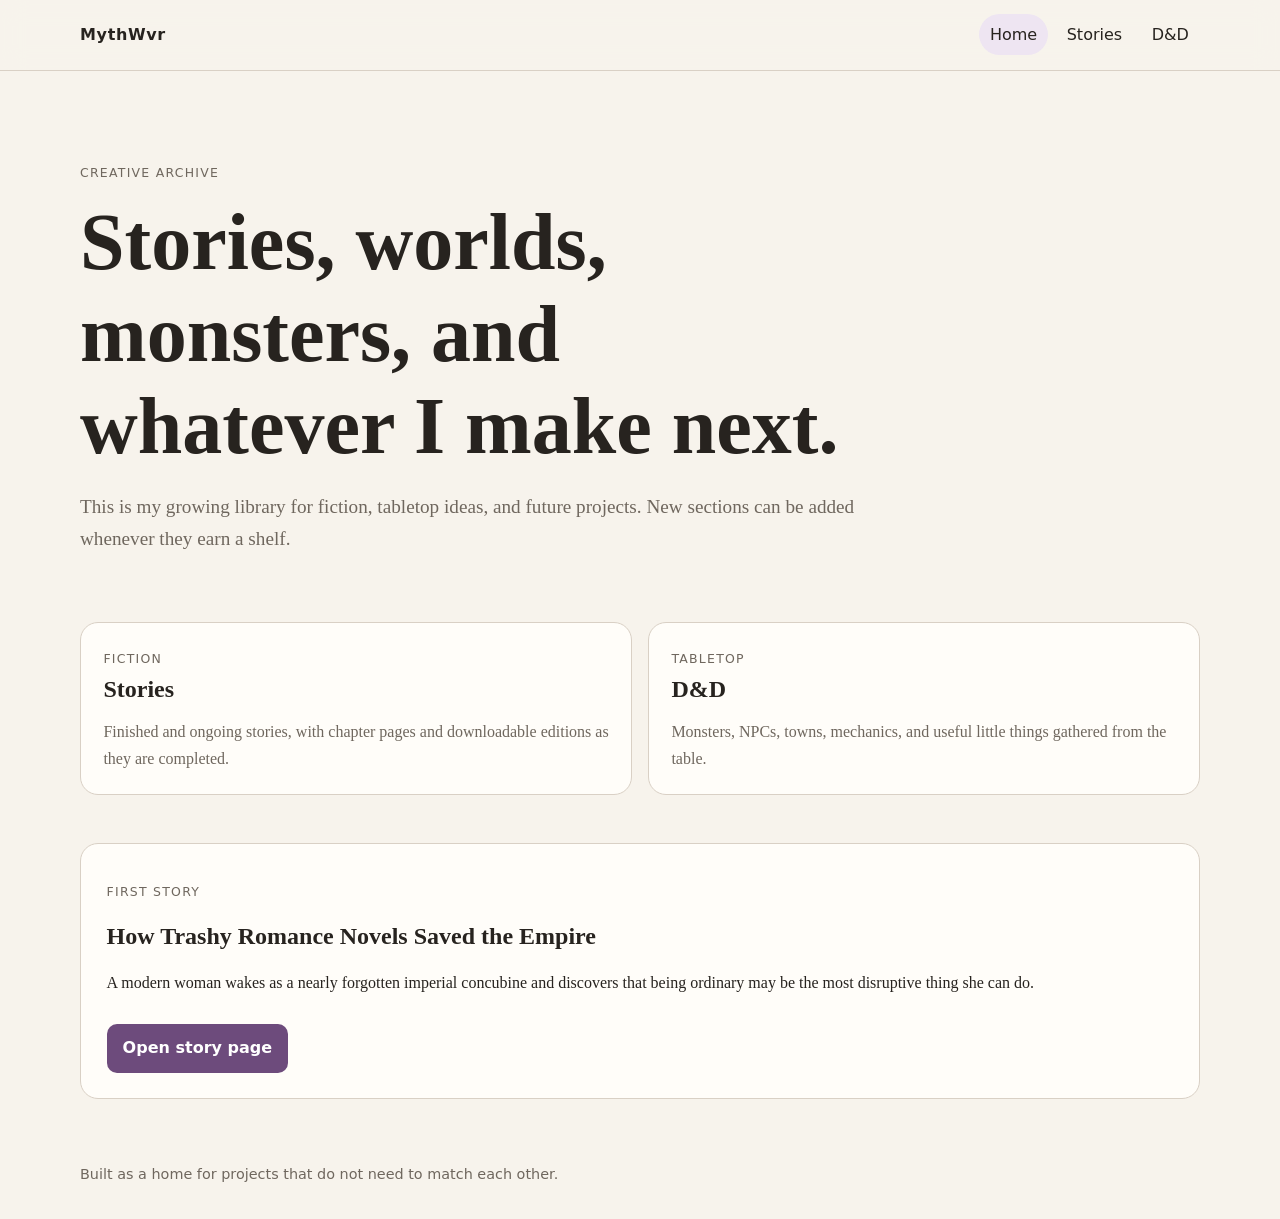
<file: index.html>
<!doctype html>
<html lang="en">
<head>
  <meta charset="utf-8">
  <meta name="viewport" content="width=device-width, initial-scale=1">
  <title>MythWvr</title>
  <meta name="description" content="A personal archive for stories, D&D creations, and whatever comes next.">
  <link rel="stylesheet" href="/assets/styles.css">
</head>
<body>
  <header class="site-header">
    <a class="brand" href="/">MythWvr</a>
    <nav aria-label="Primary navigation">
      <a class="active" href="/">Home</a>
      <a href="/stories/">Stories</a>
      <a href="/dnd/">D&amp;D</a>
    </nav>
  </header>

  <main>
    <section class="hero">
      <p class="eyebrow">Creative archive</p>
      <h1>Stories, worlds, monsters, and whatever I make next.</h1>
      <p class="lede">This is my growing library for fiction, tabletop ideas, and future projects. New sections can be added whenever they earn a shelf.</p>
    </section>

    <section class="card-grid" aria-label="Site sections">
      <a class="card" href="/stories/">
        <span class="card-kicker">Fiction</span>
        <h2>Stories</h2>
        <p>Finished and ongoing stories, with chapter pages and downloadable editions as they are completed.</p>
      </a>

      <a class="card" href="/dnd/">
        <span class="card-kicker">Tabletop</span>
        <h2>D&amp;D</h2>
        <p>Monsters, NPCs, towns, mechanics, and useful little things gathered from the table.</p>
      </a>
    </section>

    <section class="featured">
      <div>
        <p class="eyebrow">First story</p>
        <h2>How Trashy Romance Novels Saved the Empire</h2>
        <p>A modern woman wakes as a nearly forgotten imperial concubine and discovers that being ordinary may be the most disruptive thing she can do.</p>
      </div>
      <a class="button" href="/stories/trashy-romance/">Open story page</a>
    </section>
  </main>

  <footer>
    <p>Built as a home for projects that do not need to match each other.</p>
  </footer>
</body>
</html>
</file>
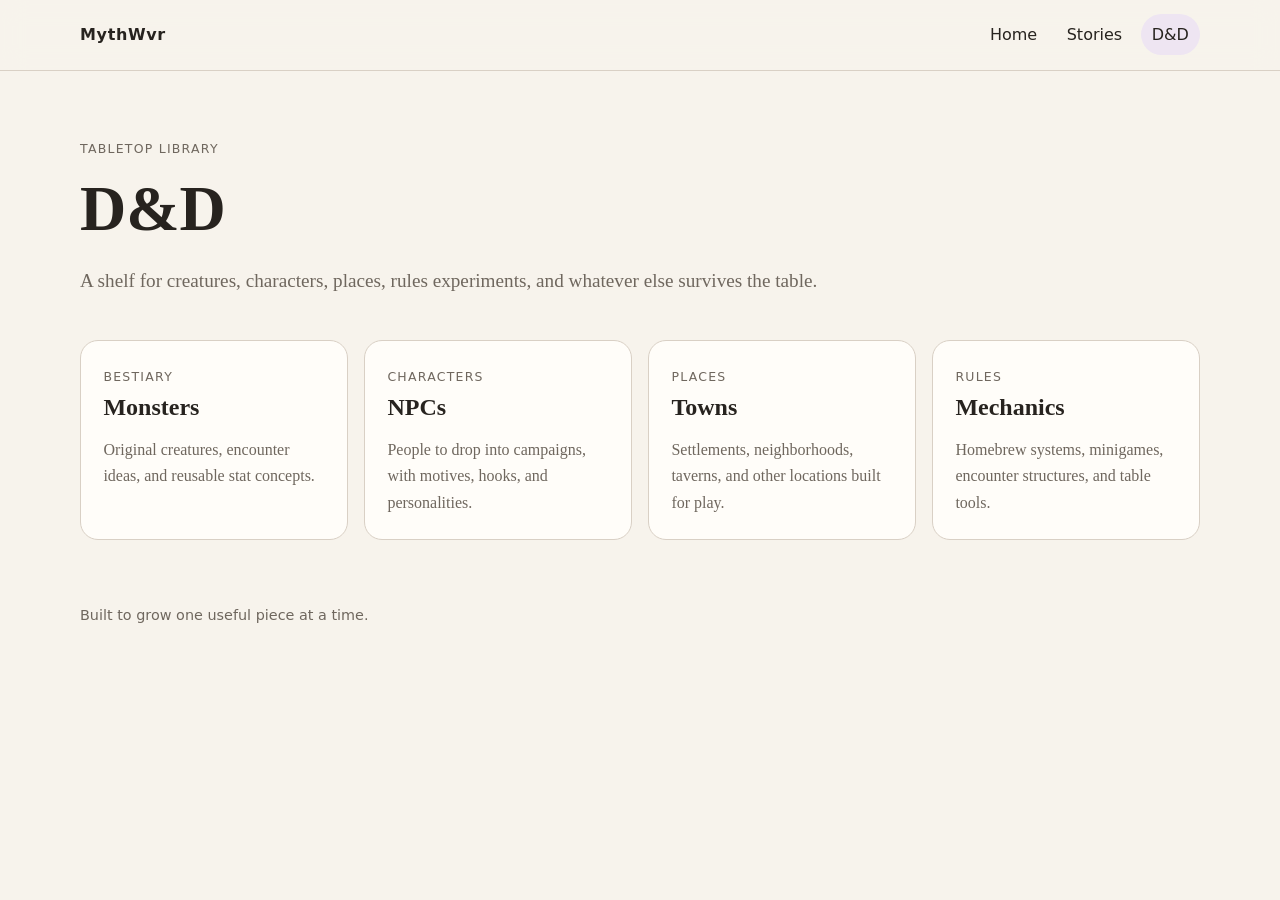
<file: dnd/index.html>
<!doctype html>
<html lang="en">
<head>
  <meta charset="utf-8">
  <meta name="viewport" content="width=device-width, initial-scale=1">
  <title>D&D — MythWvr</title>
  <link rel="stylesheet" href="/assets/styles.css">
</head>
<body>
  <header class="site-header">
    <a class="brand" href="/">MythWvr</a>
    <nav aria-label="Primary navigation">
      <a href="/">Home</a>
      <a href="/stories/">Stories</a>
      <a class="active" href="/dnd/">D&amp;D</a>
    </nav>
  </header>

  <main>
    <section class="page-head">
      <p class="eyebrow">Tabletop library</p>
      <h1>D&amp;D</h1>
      <p class="lede">A shelf for creatures, characters, places, rules experiments, and whatever else survives the table.</p>
    </section>

    <section class="card-grid">
      <a class="card" href="/dnd/monsters/"><span class="card-kicker">Bestiary</span><h2>Monsters</h2><p>Original creatures, encounter ideas, and reusable stat concepts.</p></a>
      <a class="card" href="/dnd/npcs/"><span class="card-kicker">Characters</span><h2>NPCs</h2><p>People to drop into campaigns, with motives, hooks, and personalities.</p></a>
      <a class="card" href="/dnd/towns/"><span class="card-kicker">Places</span><h2>Towns</h2><p>Settlements, neighborhoods, taverns, and other locations built for play.</p></a>
      <a class="card" href="/dnd/mechanics/"><span class="card-kicker">Rules</span><h2>Mechanics</h2><p>Homebrew systems, minigames, encounter structures, and table tools.</p></a>
    </section>
  </main>

  <footer><p>Built to grow one useful piece at a time.</p></footer>
</body>
</html>
</file>
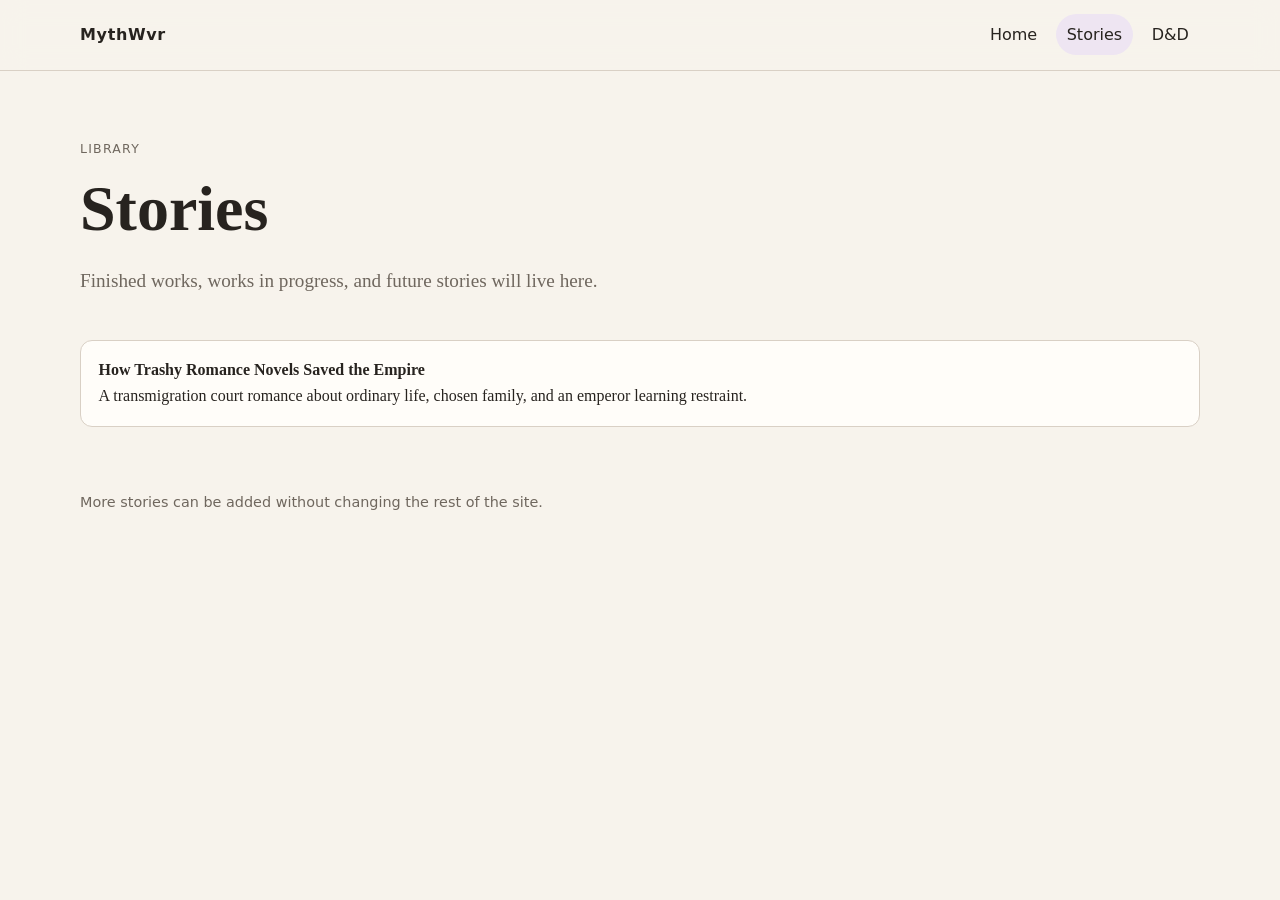
<file: stories/index.html>
<!doctype html>
<html lang="en">
<head>
  <meta charset="utf-8">
  <meta name="viewport" content="width=device-width, initial-scale=1">
  <title>Stories — MythWvr</title>
  <link rel="stylesheet" href="/assets/styles.css">
</head>
<body>
  <header class="site-header">
    <a class="brand" href="/">MythWvr</a>
    <nav aria-label="Primary navigation">
      <a href="/">Home</a>
      <a class="active" href="/stories/">Stories</a>
      <a href="/dnd/">D&amp;D</a>
    </nav>
  </header>

  <main>
    <section class="page-head">
      <p class="eyebrow">Library</p>
      <h1>Stories</h1>
      <p class="lede">Finished works, works in progress, and future stories will live here.</p>
    </section>

    <section class="list">
      <a href="/stories/trashy-romance/">
        <strong>How Trashy Romance Novels Saved the Empire</strong><br>
        <span>A transmigration court romance about ordinary life, chosen family, and an emperor learning restraint.</span>
      </a>
    </section>
  </main>

  <footer><p>More stories can be added without changing the rest of the site.</p></footer>
</body>
</html>
</file>
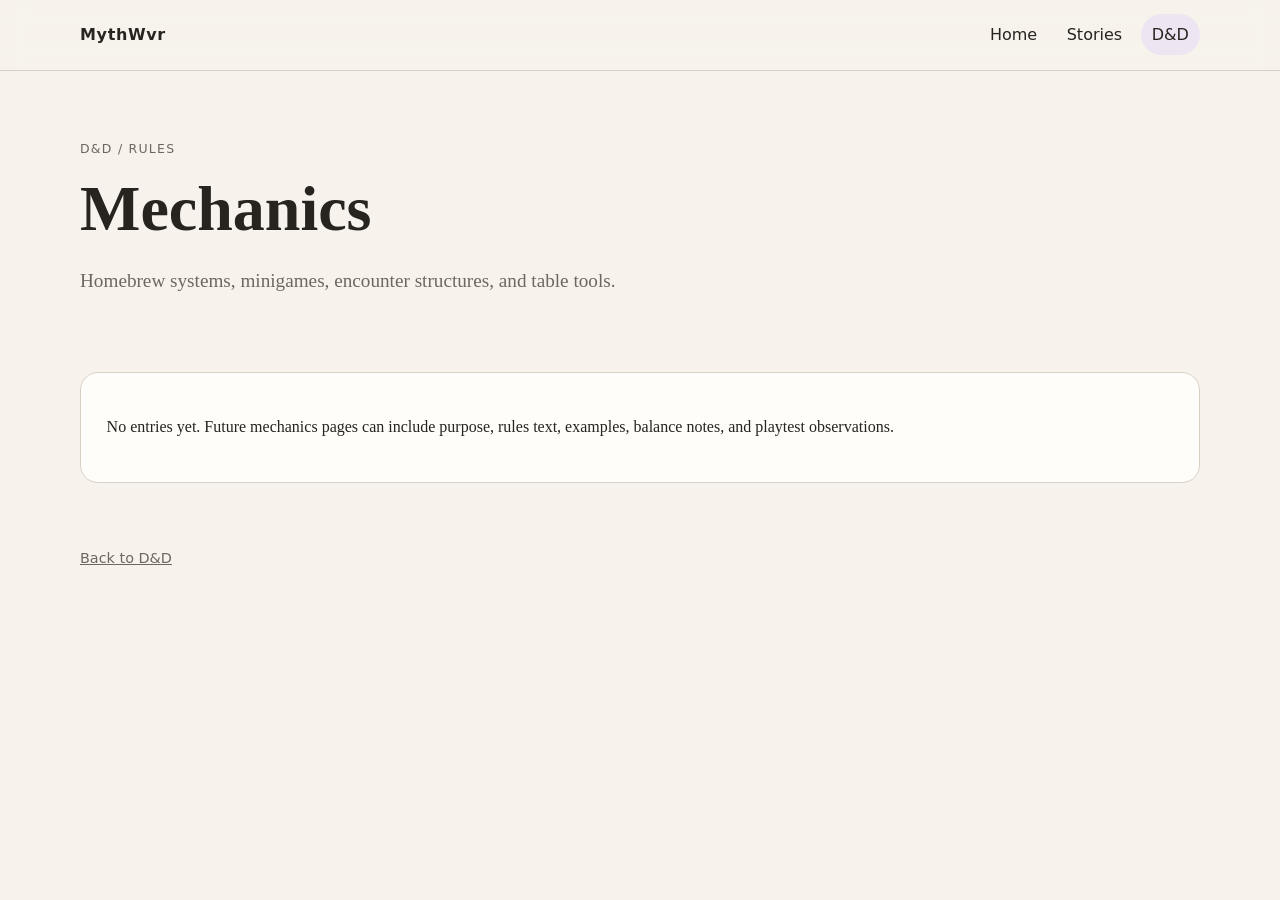
<file: dnd/mechanics/index.html>
<!doctype html><html lang="en"><head><meta charset="utf-8"><meta name="viewport" content="width=device-width,initial-scale=1"><title>Mechanics — MythWvr</title><link rel="stylesheet" href="/assets/styles.css"></head><body><header class="site-header"><a class="brand" href="/">MythWvr</a><nav aria-label="Primary navigation"><a href="/">Home</a><a href="/stories/">Stories</a><a class="active" href="/dnd/">D&amp;D</a></nav></header><main><section class="page-head"><p class="eyebrow">D&amp;D / Rules</p><h1>Mechanics</h1><p class="lede">Homebrew systems, minigames, encounter structures, and table tools.</p></section><section class="section-box"><p>No entries yet. Future mechanics pages can include purpose, rules text, examples, balance notes, and playtest observations.</p></section></main><footer><p><a href="/dnd/">Back to D&amp;D</a></p></footer></body></html>
</file>
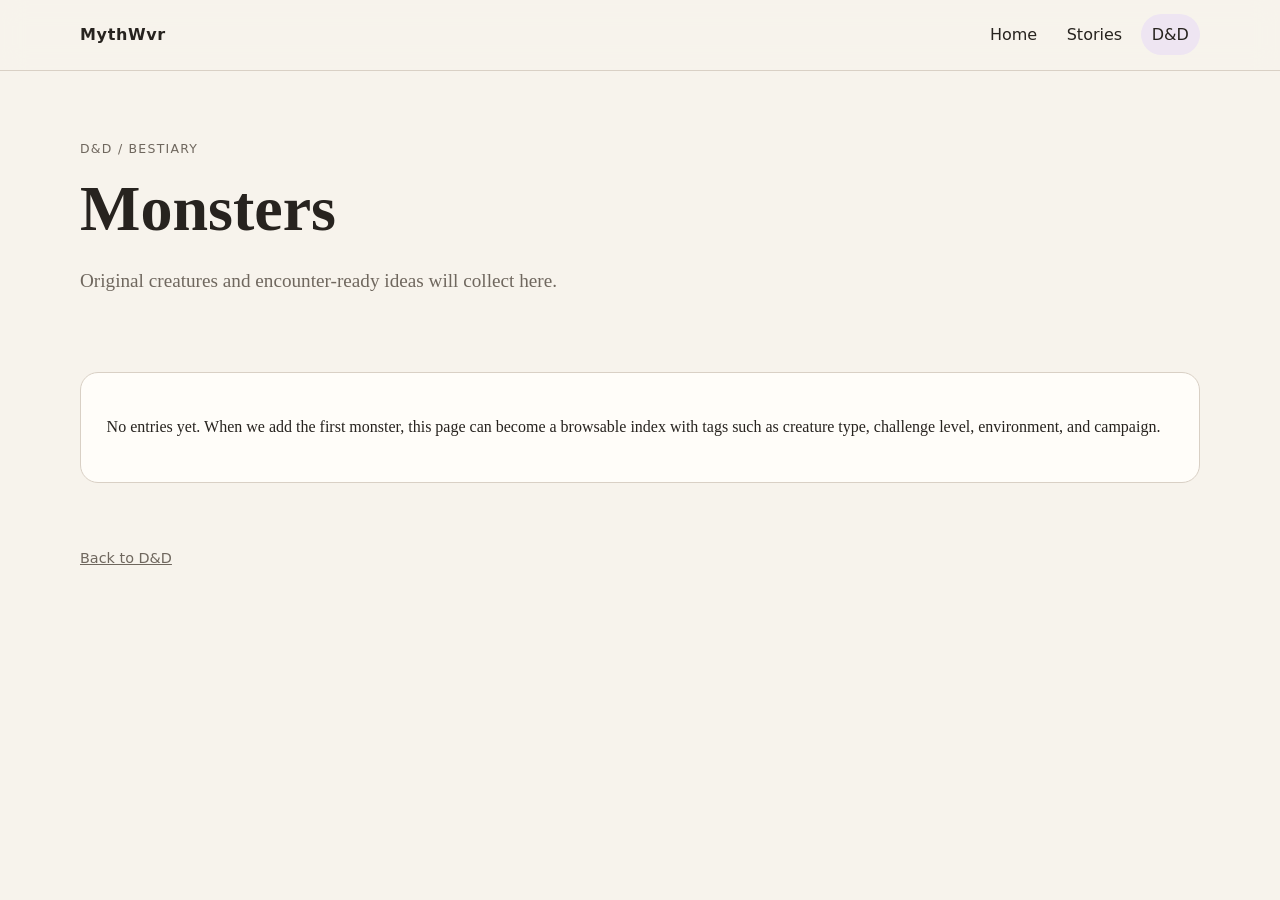
<file: dnd/monsters/index.html>
<!doctype html><html lang="en"><head><meta charset="utf-8"><meta name="viewport" content="width=device-width,initial-scale=1"><title>Monsters — MythWvr</title><link rel="stylesheet" href="/assets/styles.css"></head><body><header class="site-header"><a class="brand" href="/">MythWvr</a><nav aria-label="Primary navigation"><a href="/">Home</a><a href="/stories/">Stories</a><a class="active" href="/dnd/">D&amp;D</a></nav></header><main><section class="page-head"><p class="eyebrow">D&amp;D / Bestiary</p><h1>Monsters</h1><p class="lede">Original creatures and encounter-ready ideas will collect here.</p></section><section class="section-box"><p>No entries yet. When we add the first monster, this page can become a browsable index with tags such as creature type, challenge level, environment, and campaign.</p></section></main><footer><p><a href="/dnd/">Back to D&amp;D</a></p></footer></body></html>
</file>
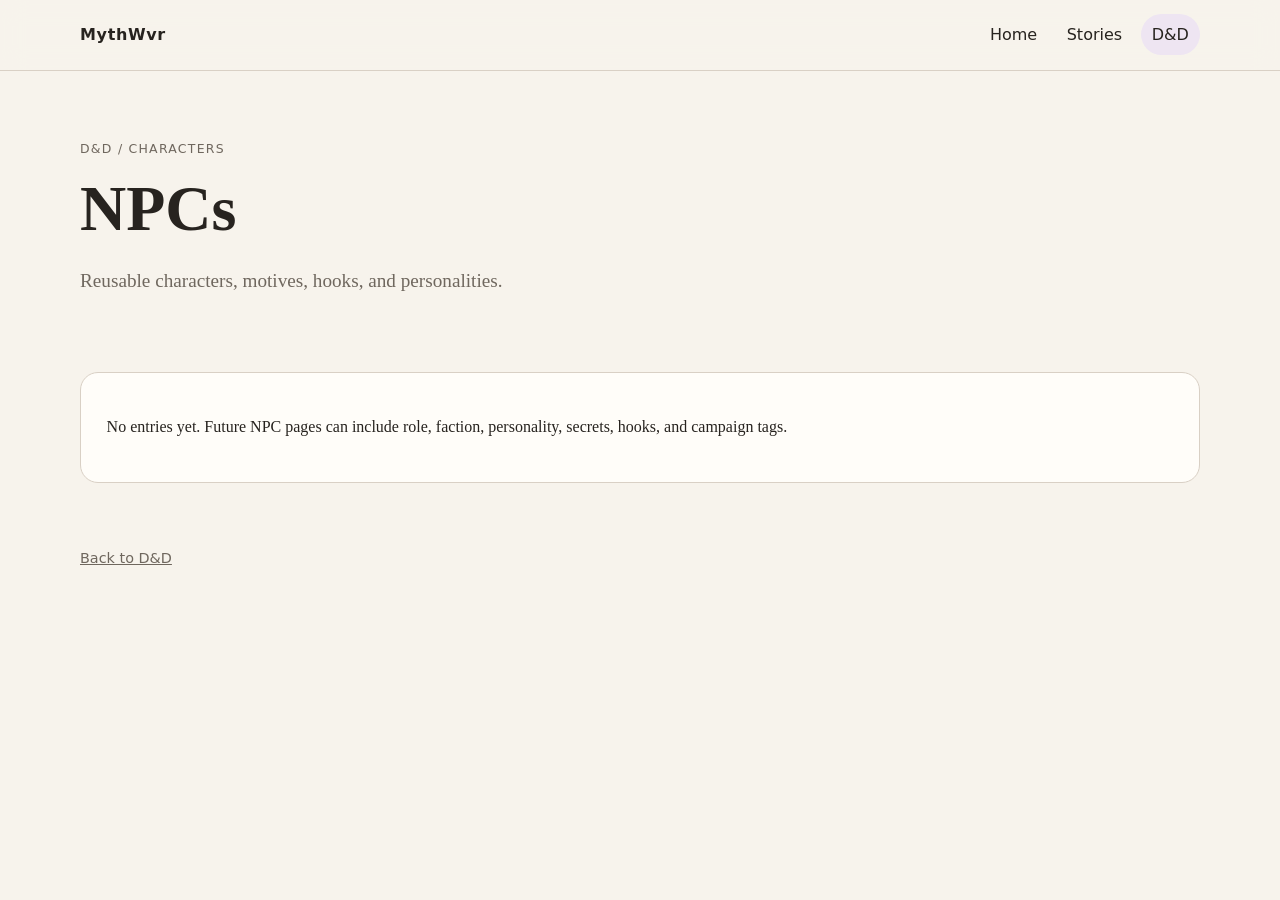
<file: dnd/npcs/index.html>
<!doctype html><html lang="en"><head><meta charset="utf-8"><meta name="viewport" content="width=device-width,initial-scale=1"><title>NPCs — MythWvr</title><link rel="stylesheet" href="/assets/styles.css"></head><body><header class="site-header"><a class="brand" href="/">MythWvr</a><nav aria-label="Primary navigation"><a href="/">Home</a><a href="/stories/">Stories</a><a class="active" href="/dnd/">D&amp;D</a></nav></header><main><section class="page-head"><p class="eyebrow">D&amp;D / Characters</p><h1>NPCs</h1><p class="lede">Reusable characters, motives, hooks, and personalities.</p></section><section class="section-box"><p>No entries yet. Future NPC pages can include role, faction, personality, secrets, hooks, and campaign tags.</p></section></main><footer><p><a href="/dnd/">Back to D&amp;D</a></p></footer></body></html>
</file>
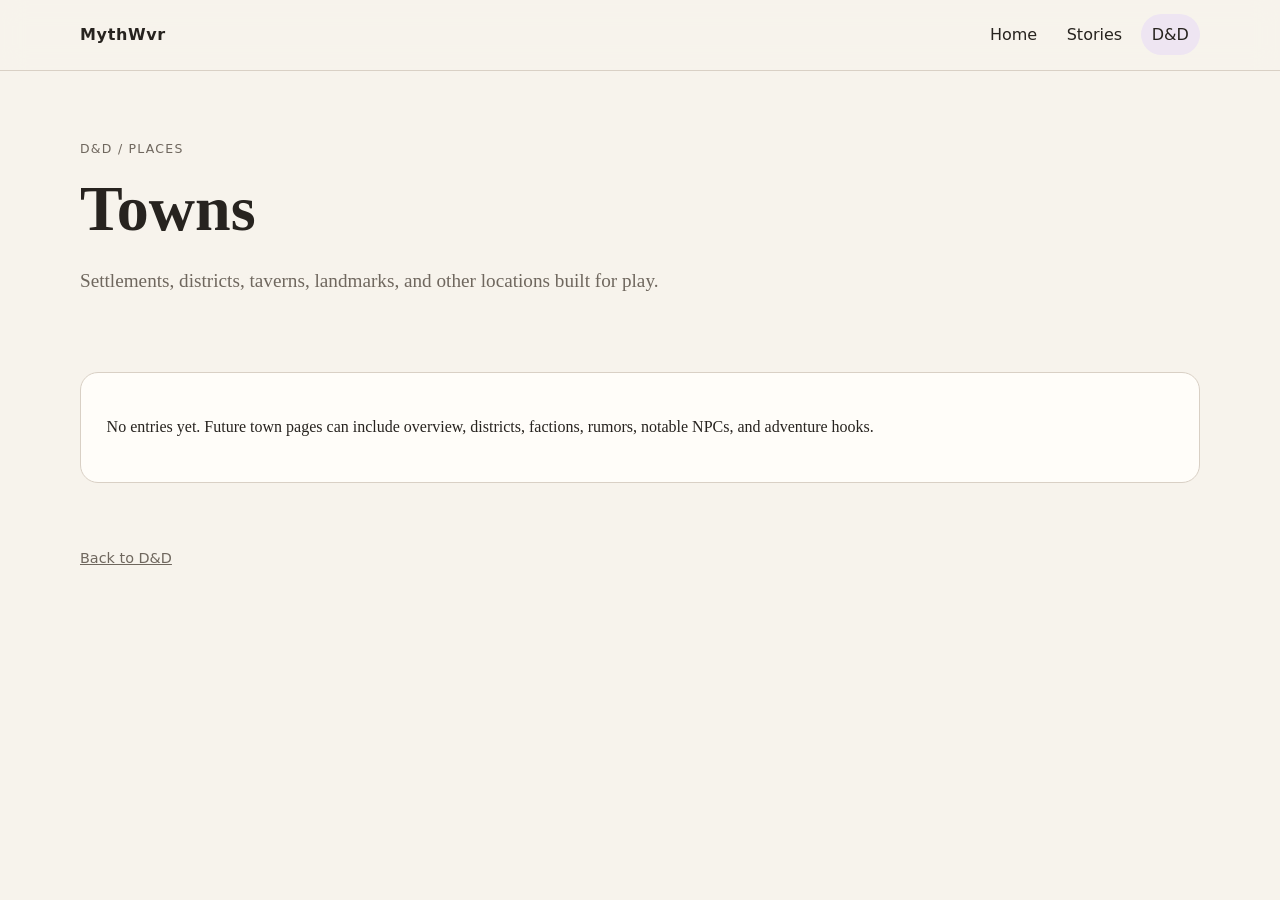
<file: dnd/towns/index.html>
<!doctype html><html lang="en"><head><meta charset="utf-8"><meta name="viewport" content="width=device-width,initial-scale=1"><title>Towns — MythWvr</title><link rel="stylesheet" href="/assets/styles.css"></head><body><header class="site-header"><a class="brand" href="/">MythWvr</a><nav aria-label="Primary navigation"><a href="/">Home</a><a href="/stories/">Stories</a><a class="active" href="/dnd/">D&amp;D</a></nav></header><main><section class="page-head"><p class="eyebrow">D&amp;D / Places</p><h1>Towns</h1><p class="lede">Settlements, districts, taverns, landmarks, and other locations built for play.</p></section><section class="section-box"><p>No entries yet. Future town pages can include overview, districts, factions, rumors, notable NPCs, and adventure hooks.</p></section></main><footer><p><a href="/dnd/">Back to D&amp;D</a></p></footer></body></html>
</file>
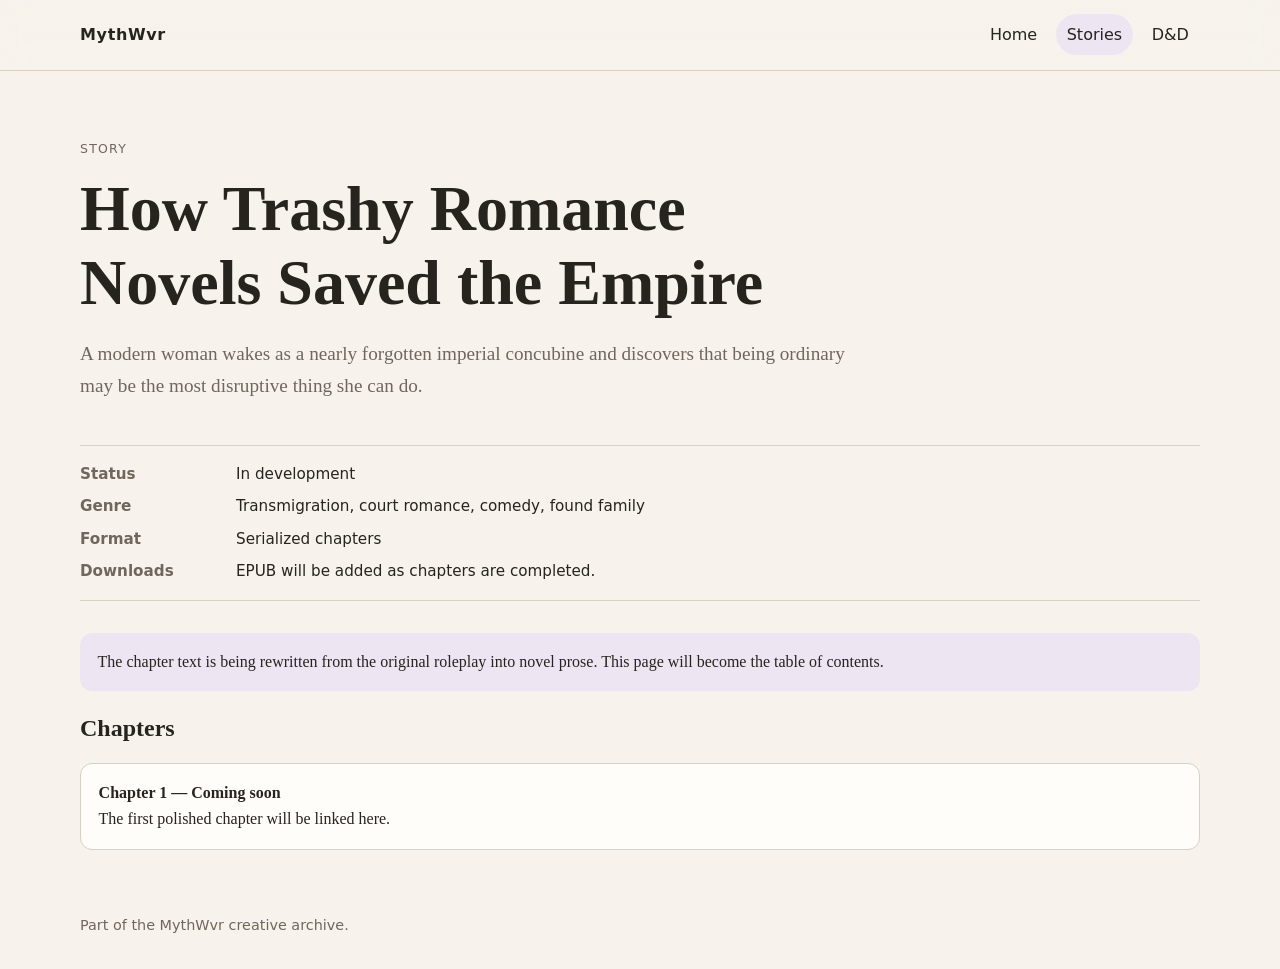
<file: stories/trashy-romance/index.html>
<!doctype html>
<html lang="en">
<head>
  <meta charset="utf-8">
  <meta name="viewport" content="width=device-width, initial-scale=1">
  <title>How Trashy Romance Novels Saved the Empire — MythWvr</title>
  <link rel="stylesheet" href="/assets/styles.css">
</head>
<body>
  <header class="site-header">
    <a class="brand" href="/">MythWvr</a>
    <nav aria-label="Primary navigation">
      <a href="/">Home</a>
      <a class="active" href="/stories/">Stories</a>
      <a href="/dnd/">D&amp;D</a>
    </nav>
  </header>

  <main>
    <section class="page-head">
      <p class="eyebrow">Story</p>
      <h1>How Trashy Romance Novels Saved the Empire</h1>
      <p class="lede">A modern woman wakes as a nearly forgotten imperial concubine and discovers that being ordinary may be the most disruptive thing she can do.</p>
    </section>

    <section class="story-meta" aria-label="Story information">
      <strong>Status</strong><span>In development</span>
      <strong>Genre</strong><span>Transmigration, court romance, comedy, found family</span>
      <strong>Format</strong><span>Serialized chapters</span>
      <strong>Downloads</strong><span>EPUB will be added as chapters are completed.</span>
    </section>

    <div class="notice">The chapter text is being rewritten from the original roleplay into novel prose. This page will become the table of contents.</div>

    <section>
      <h2>Chapters</h2>
      <div class="list">
        <a href="#"><strong>Chapter 1 — Coming soon</strong><br><span>The first polished chapter will be linked here.</span></a>
      </div>
    </section>
  </main>

  <footer><p>Part of the MythWvr creative archive.</p></footer>
</body>
</html>
</file>
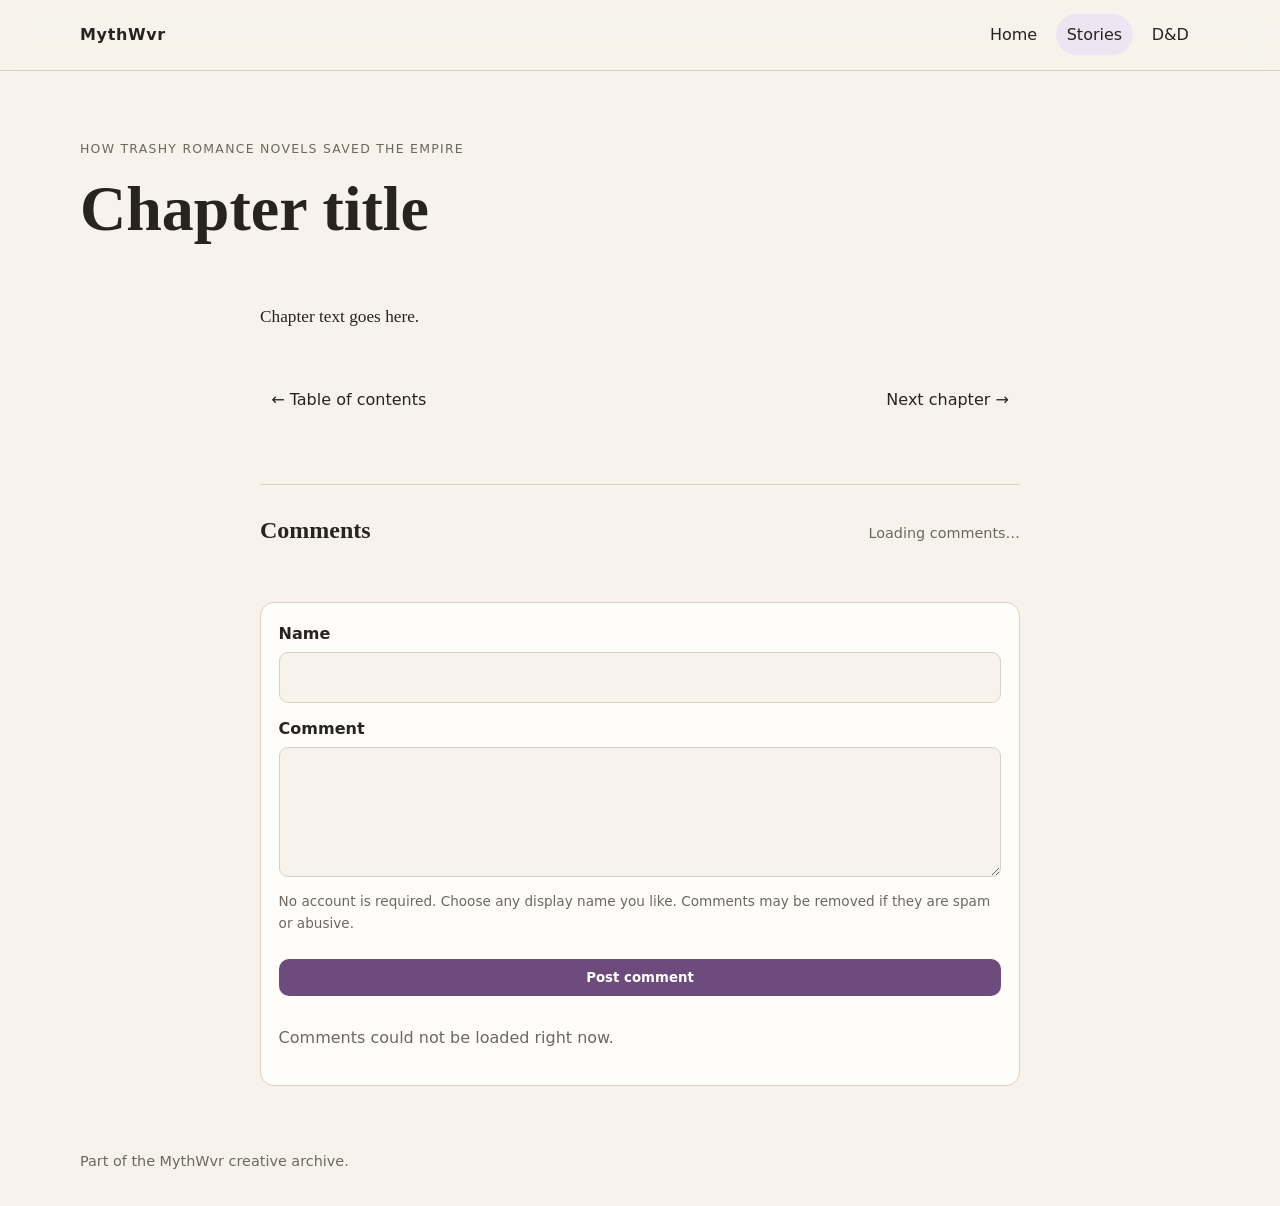
<file: stories/trashy-romance/_chapter-template.html>
<!doctype html>
<html lang="en">
<head>
  <meta charset="utf-8">
  <meta name="viewport" content="width=device-width, initial-scale=1">
  <title>Chapter — How Trashy Romance Novels Saved the Empire — MythWvr</title>
  <link rel="stylesheet" href="/assets/styles.css">
</head>
<body>
  <header class="site-header">
    <a class="brand" href="/">MythWvr</a>
    <nav aria-label="Primary navigation">
      <a href="/">Home</a>
      <a class="active" href="/stories/">Stories</a>
      <a href="/dnd/">D&amp;D</a>
    </nav>
  </header>

  <main>
    <section class="page-head">
      <p class="eyebrow">How Trashy Romance Novels Saved the Empire</p>
      <h1>Chapter title</h1>
    </section>

    <article class="chapter-body">
      <p>Chapter text goes here.</p>
    </article>

    <nav class="chapter-nav" aria-label="Chapter navigation">
      <a href="/stories/trashy-romance/">← Table of contents</a>
      <a href="#">Next chapter →</a>
    </nav>

    <section class="comments" data-comments data-story="trashy-romance" data-chapter="REPLACE-CHAPTER-SLUG">
      <div class="comments-head">
        <h2>Comments</h2>
        <span class="comment-count" data-comment-count>Loading comments…</span>
      </div>

      <div class="comment-list" data-comment-list></div>

      <form class="comment-form" data-comment-form>
        <label>
          Name
          <input name="display_name" maxlength="80" autocomplete="name" required>
        </label>

        <label>
          Comment
          <textarea name="body" maxlength="4000" required></textarea>
        </label>

        <label class="honeypot" aria-hidden="true">
          Website
          <input name="website" tabindex="-1" autocomplete="off">
        </label>

        <p class="comment-help">No account is required. Choose any display name you like. Comments may be removed if they are spam or abusive.</p>
        <button class="button" type="submit">Post comment</button>
        <p class="comment-status" data-comment-status aria-live="polite"></p>
      </form>
    </section>
  </main>

  <footer><p>Part of the MythWvr creative archive.</p></footer>
  <script src="/assets/comments.js" defer></script>
</body>
</html>
</file>
<file: assets/styles.css>
:root {
  --bg: #f7f3ec;
  --surface: #fffdf9;
  --text: #27231f;
  --muted: #6f675e;
  --line: #d9d0c5;
  --accent: #6d4b7c;
  --accent-soft: #eee5f2;
  --max: 1120px;
}

* { box-sizing: border-box; }
html { color-scheme: light dark; }
body {
  margin: 0;
  background: var(--bg);
  color: var(--text);
  font-family: Georgia, 'Times New Roman', serif;
  line-height: 1.65;
}
a { color: inherit; }
.site-header {
  position: sticky;
  top: 0;
  z-index: 10;
  display: flex;
  justify-content: space-between;
  align-items: center;
  gap: 1rem;
  padding: .9rem max(1.2rem, calc((100vw - var(--max)) / 2));
  background: color-mix(in srgb, var(--bg) 92%, transparent);
  backdrop-filter: blur(12px);
  border-bottom: 1px solid var(--line);
}
.brand {
  font-family: system-ui, sans-serif;
  font-weight: 800;
  letter-spacing: .04em;
  text-decoration: none;
}
nav { display: flex; gap: .45rem; flex-wrap: wrap; }
nav a {
  font-family: system-ui, sans-serif;
  text-decoration: none;
  padding: .45rem .7rem;
  border-radius: 999px;
}
nav a:hover, nav a.active { background: var(--accent-soft); }
main { width: min(var(--max), calc(100% - 2rem)); margin: 0 auto; }
.hero { padding: 5rem 0 3rem; max-width: 780px; }
.eyebrow, .card-kicker, .meta {
  font-family: system-ui, sans-serif;
  text-transform: uppercase;
  letter-spacing: .1em;
  font-size: .78rem;
  color: var(--muted);
}
h1, h2, h3 { line-height: 1.15; }
h1 { font-size: clamp(2.5rem, 7vw, 5rem); margin: .2rem 0 1rem; }
.lede { font-size: 1.2rem; color: var(--muted); }
.card-grid {
  display: grid;
  grid-template-columns: repeat(auto-fit, minmax(260px, 1fr));
  gap: 1rem;
  margin: 0 0 3rem;
}
.card {
  display: block;
  text-decoration: none;
  background: var(--surface);
  border: 1px solid var(--line);
  border-radius: 18px;
  padding: 1.4rem;
  transition: transform .15s ease, border-color .15s ease;
}
.card:hover { transform: translateY(-2px); border-color: var(--accent); }
.card h2, .card h3 { margin: .25rem 0 .5rem; }
.card p { color: var(--muted); margin-bottom: 0; }
.featured, .section-box {
  margin: 2rem 0 4rem;
  padding: 1.6rem;
  background: var(--surface);
  border: 1px solid var(--line);
  border-radius: 18px;
}
.button {
  display: inline-block;
  margin-top: .7rem;
  padding: .7rem 1rem;
  background: var(--accent);
  color: white;
  border-radius: 10px;
  text-decoration: none;
  font-family: system-ui, sans-serif;
  font-weight: 700;
  border: 0;
  cursor: pointer;
}
.button:disabled { opacity: .55; cursor: wait; }
.page-head { padding: 3.5rem 0 1.5rem; max-width: 800px; }
.page-head h1 { font-size: clamp(2.2rem, 6vw, 4rem); }
.list { display: grid; gap: .85rem; margin-bottom: 4rem; }
.list a {
  display: block;
  padding: 1rem 1.1rem;
  background: var(--surface);
  border: 1px solid var(--line);
  border-radius: 12px;
  text-decoration: none;
}
.list a:hover { border-color: var(--accent); }
.story-meta {
  display: grid;
  grid-template-columns: 140px 1fr;
  gap: .45rem 1rem;
  padding: 1rem 0;
  border-top: 1px solid var(--line);
  border-bottom: 1px solid var(--line);
  margin-bottom: 2rem;
  font-family: system-ui, sans-serif;
  font-size: .95rem;
}
.story-meta strong { color: var(--muted); }
.notice {
  background: var(--accent-soft);
  border-radius: 12px;
  padding: 1rem 1.1rem;
  margin: 1.5rem 0;
}

.chapter-body {
  width: min(760px, 100%);
  margin: 0 auto;
  font-size: 1.08rem;
}
.chapter-nav {
  width: min(760px, 100%);
  margin: 3rem auto 1rem;
  display: flex;
  justify-content: space-between;
  gap: 1rem;
  font-family: system-ui, sans-serif;
}

.comments {
  width: min(760px, 100%);
  margin: 4rem auto 0;
  padding-top: 2rem;
  border-top: 1px solid var(--line);
}
.comments-head {
  display: flex;
  align-items: baseline;
  justify-content: space-between;
  gap: 1rem;
  margin-bottom: 1rem;
}
.comments-head h2 { margin: 0; }
.comment-count {
  color: var(--muted);
  font-family: system-ui, sans-serif;
  font-size: .9rem;
}
.comment-list { display: grid; gap: 1rem; margin: 1.5rem 0 2rem; }
.reader-comment {
  background: var(--surface);
  border: 1px solid var(--line);
  border-radius: 14px;
  padding: 1rem 1.1rem;
}
.reader-comment-head {
  display: flex;
  justify-content: space-between;
  gap: 1rem;
  align-items: baseline;
  font-family: system-ui, sans-serif;
}
.reader-comment-head time {
  color: var(--muted);
  font-size: .82rem;
  white-space: nowrap;
}
.reader-comment p {
  margin: .65rem 0 0;
  white-space: pre-wrap;
  overflow-wrap: anywhere;
}
.comment-empty, .comment-status {
  color: var(--muted);
  font-family: system-ui, sans-serif;
}
.comment-form {
  display: grid;
  gap: .8rem;
  background: var(--surface);
  border: 1px solid var(--line);
  border-radius: 14px;
  padding: 1.1rem;
}
.comment-form label {
  display: grid;
  gap: .3rem;
  font-family: system-ui, sans-serif;
  font-weight: 650;
}
.comment-form input,
.comment-form textarea {
  width: 100%;
  border: 1px solid var(--line);
  border-radius: 9px;
  padding: .72rem .8rem;
  background: var(--bg);
  color: var(--text);
  font: inherit;
}
.comment-form textarea { min-height: 130px; resize: vertical; }
.comment-form input:focus,
.comment-form textarea:focus {
  outline: 2px solid color-mix(in srgb, var(--accent) 55%, transparent);
  outline-offset: 1px;
}
.comment-help {
  margin: 0;
  color: var(--muted);
  font-family: system-ui, sans-serif;
  font-size: .85rem;
}
.honeypot {
  position: absolute !important;
  left: -10000px !important;
  width: 1px !important;
  height: 1px !important;
  overflow: hidden !important;
}

footer {
  width: min(var(--max), calc(100% - 2rem));
  margin: 4rem auto 2rem;
  color: var(--muted);
  font-family: system-ui, sans-serif;
  font-size: .9rem;
}

@media (prefers-color-scheme: dark) {
  :root {
    --bg: #171513;
    --surface: #211e1b;
    --text: #f2ede6;
    --muted: #bbb1a5;
    --line: #3a342e;
    --accent: #a879bd;
    --accent-soft: #33263a;
  }
}

@media (max-width: 620px) {
  .site-header { align-items: flex-start; flex-direction: column; }
  .hero { padding-top: 3rem; }
  .story-meta { grid-template-columns: 1fr; }
  .reader-comment-head { align-items: flex-start; flex-direction: column; gap: .2rem; }
}
</file>
